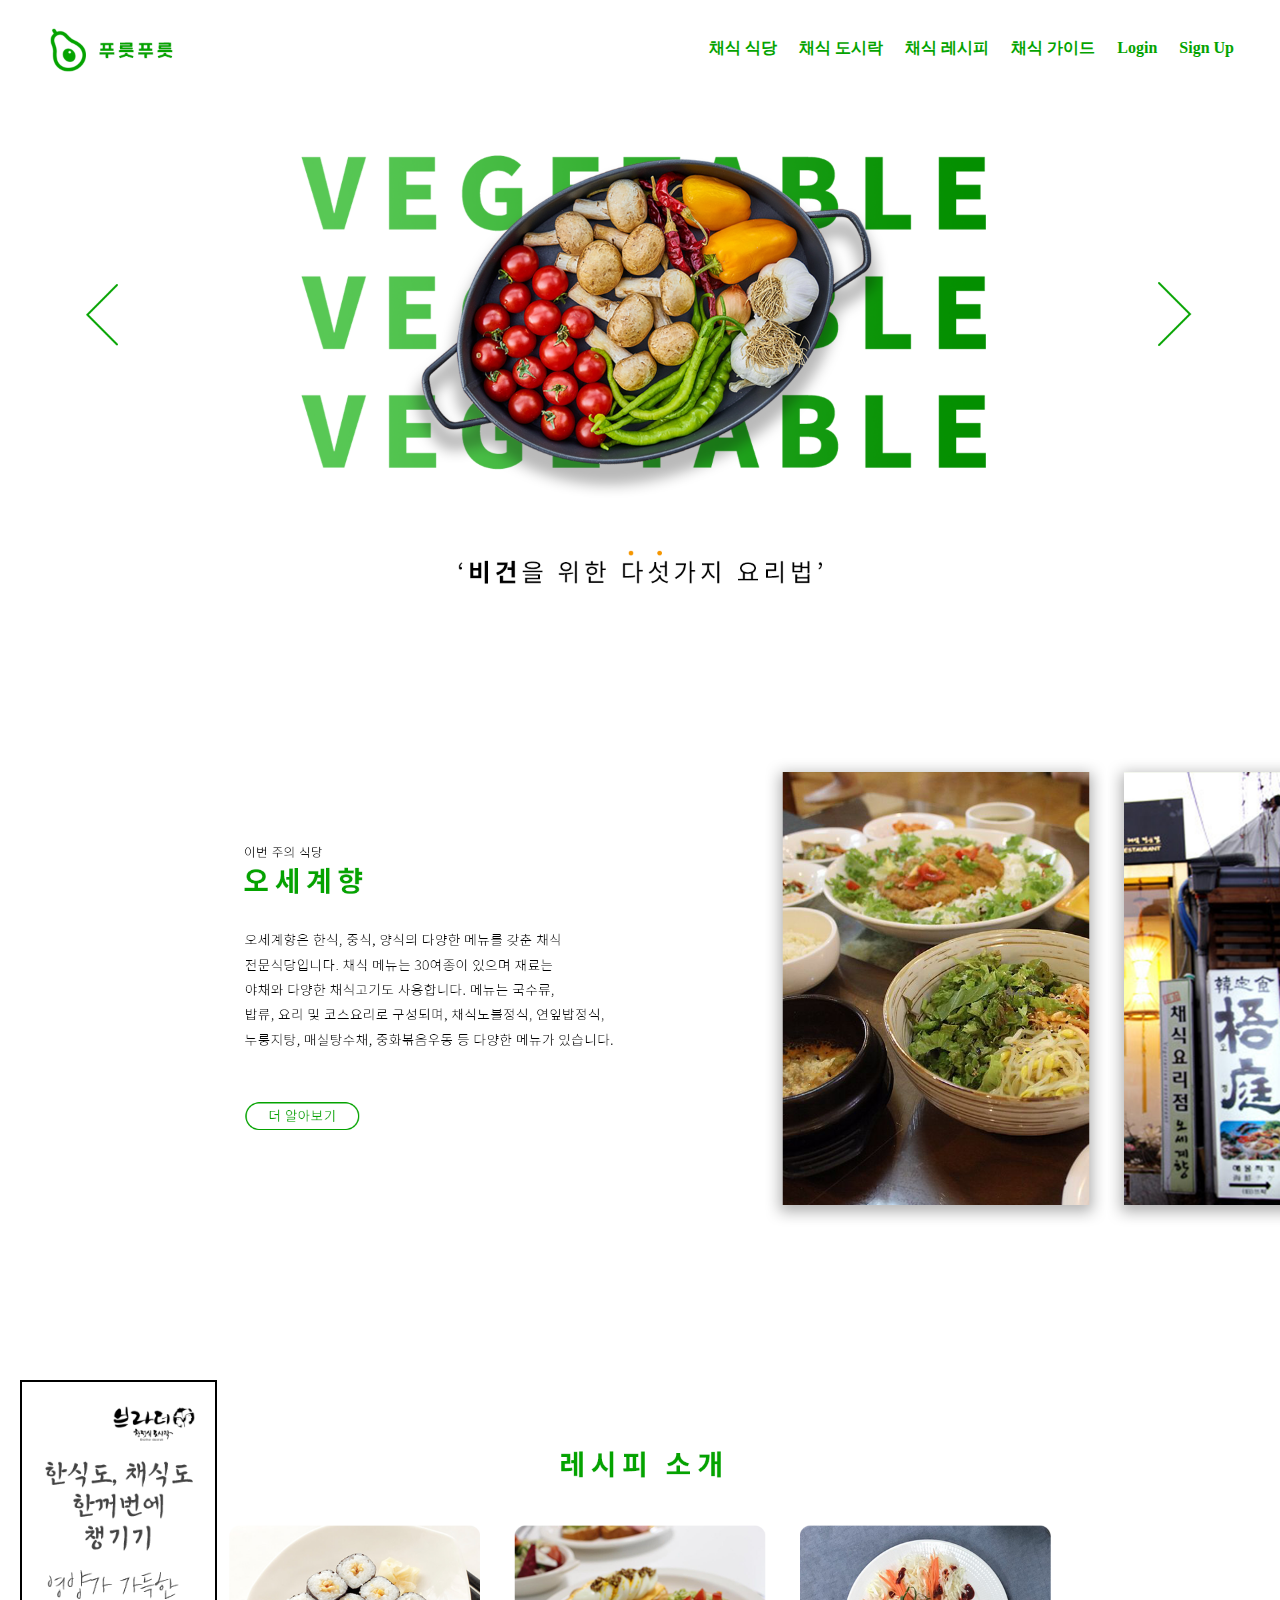
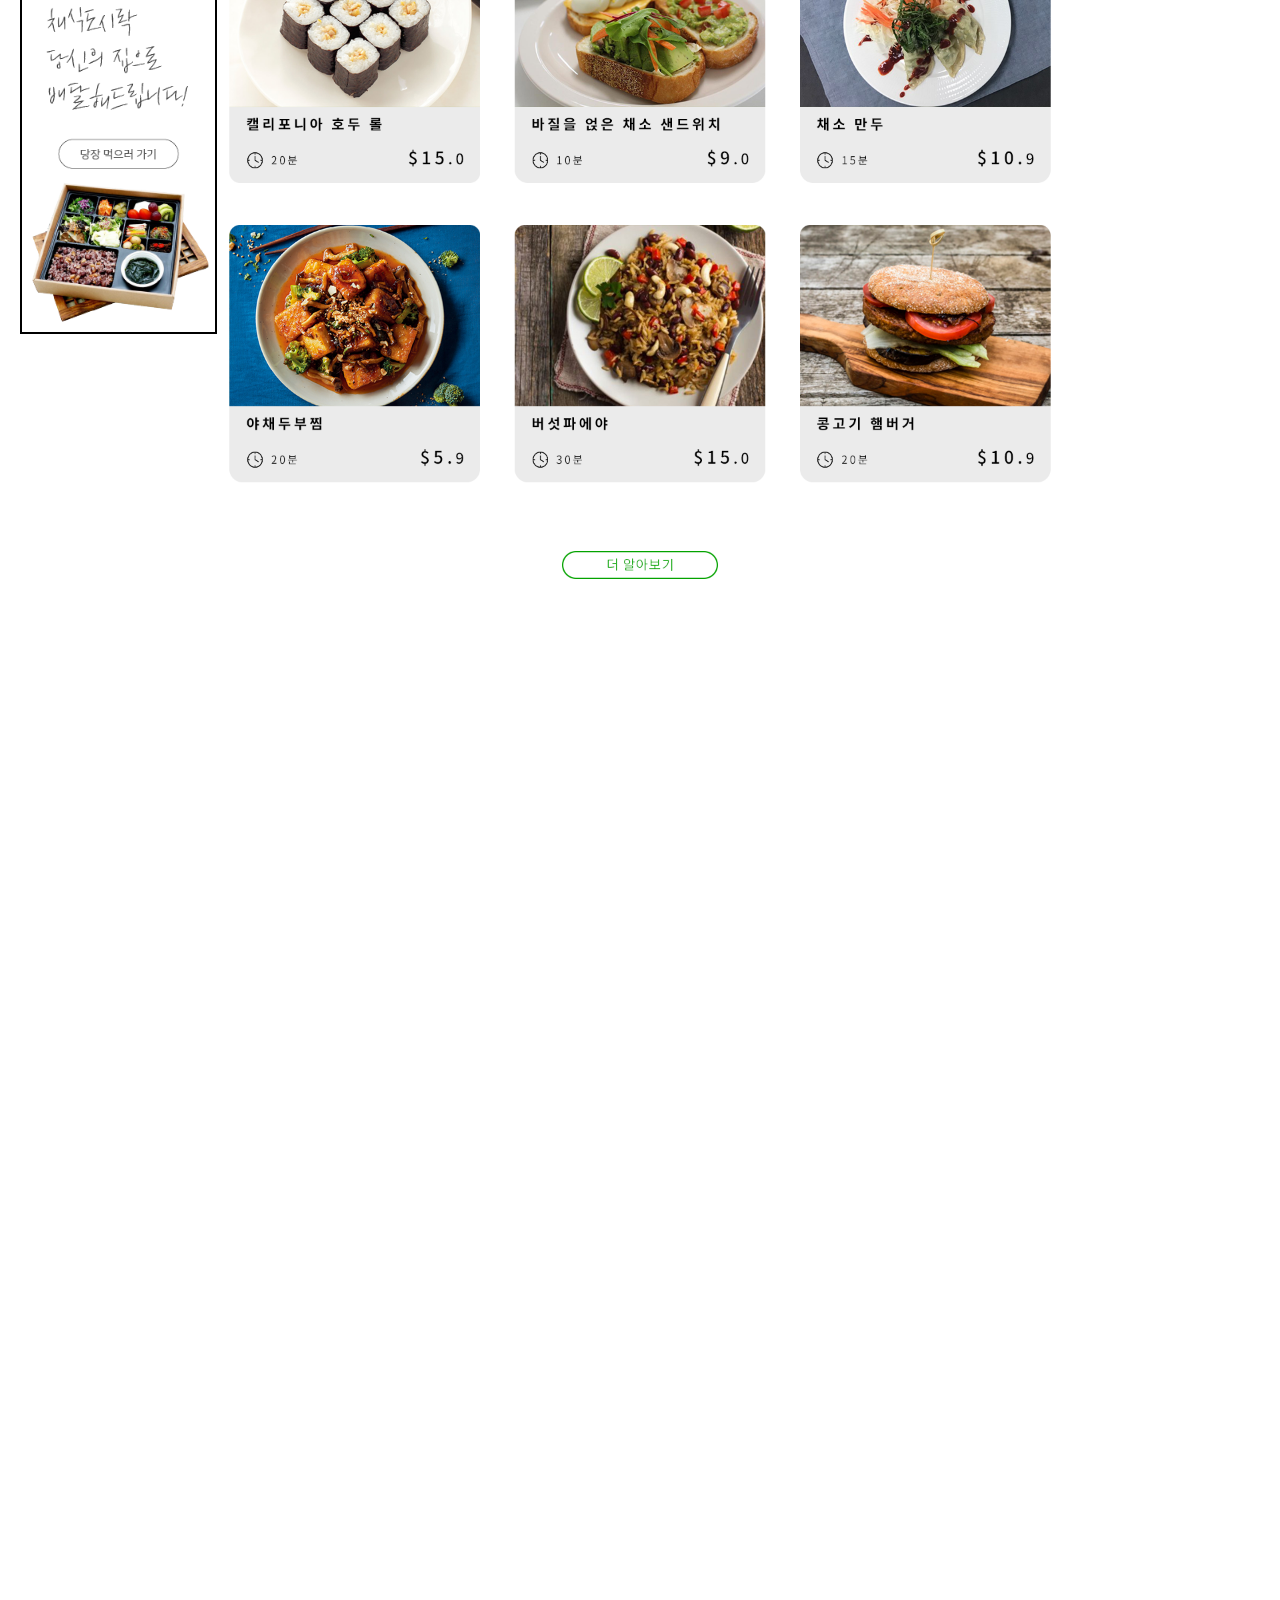
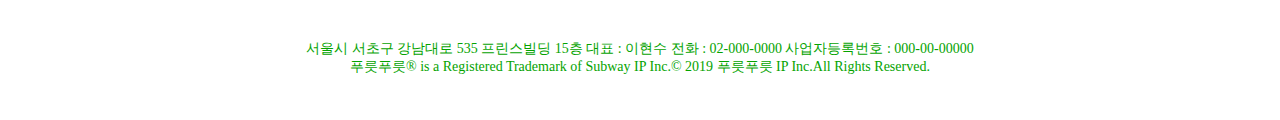
<file: index.html>
<html>
    <head>
        <meta charset="utf-8">
        <meta name="author" content="Wizard of Oz">
        <meta name="description" content="채식주의자를 위한 웹 사이트">
        <meta name="keywords" content="채식, 식당, 도시락, 비건, 레시피">
        <meta name="generator" content="vscode">
        <link rel="stylesheet" href="index.css">
        <link rel="stylesheet" href="reset.css">
        <title>푸릇푸릇 - 메인화면</title>
    </head>
    <body>
        <div id="wrap">
            <div class="container">
                <ul>
                    <li><a href="find-store.html">채식 식당</a></li>
                    <li><a href="apply-lunchbox.html">채식 도시락</a></li>
                    <li><a href="recipe.html">채식 레시피</a></li>
                    <li><a href="#">채식 가이드</a></li>
                    <li><a href="#">Login</a></li>
                    <li><a href="#">Sign Up</a></li>
                </ul>
                <a href="./index.html"><div id="gomain"></div></a>
            </div>
            <div id="content">
                <div id="ad"></div>
            </div>
            <div id="footer">
                <div class="container">
                    <p>서울시 서초구 강남대로 535 프린스빌딩 15층 대표 : 이현수 전화 : 02-000-0000 사업자등록번호 : 000-00-00000 <br>
                        푸릇푸릇® is a Registered Trademark of Subway IP Inc.© 2019 푸릇푸릇 IP Inc.All Rights Reserved.
                    </p>
                </div>
            </div>
        </div>
    </body>
</html>
</file>
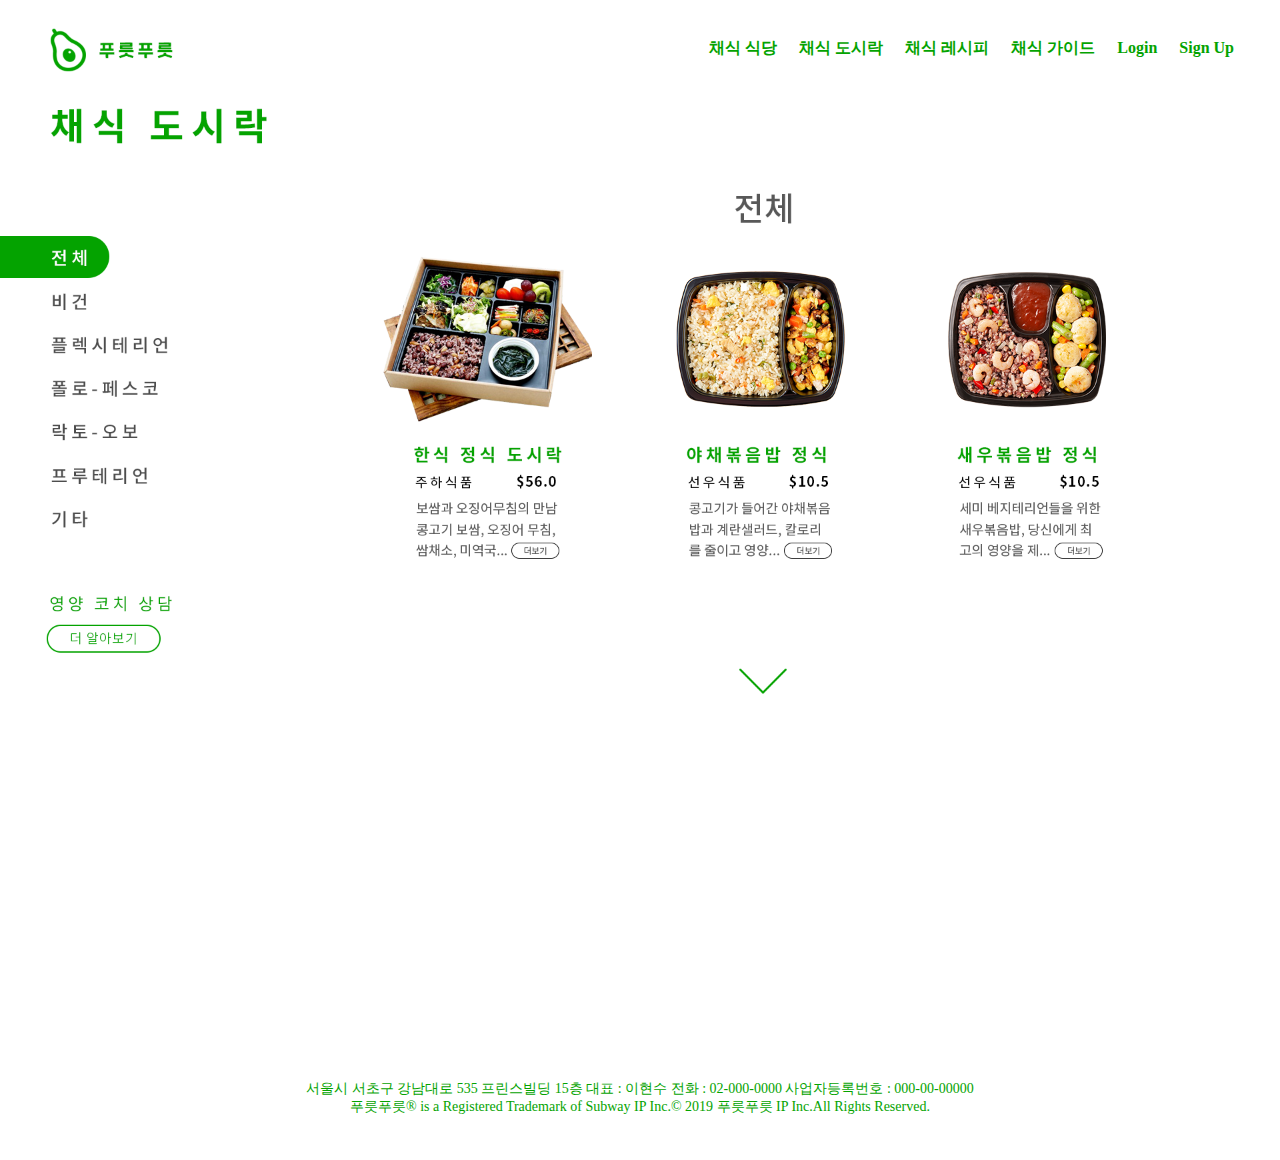
<file: apply-lunchbox.html>
<html>
    <head>
        <meta charset="utf-8">
        <meta name="author" content="Wizard of Oz">
        <meta name="description" content="채식주의자를 위한 웹 사이트">
        <meta name="keywords" content="채식, 식당, 도시락, 비건, 레시피">
        <meta name="generator" content="vscode">
        <link rel="stylesheet" href="apply-lunchbox.css">
        <link rel="stylesheet" href="reset.css">
        <title>푸릇푸릇 - 채식 도시락 신청</title>
    </head>
    <body>
        <div id="wrap">
            <div class="container">
                <ul>
                    <li><a href="find-store.html">채식 식당</a></li>
                    <li><a href="apply-lunchbox.html">채식 도시락</a></li>
                    <li><a href="recipe.html">채식 레시피</a></li>
                    <li><a href="#">채식 가이드</a></li>
                    <li><a href="#">Login</a></li>
                    <li><a href="#">Sign Up</a></li>
                </ul>
                <a href="./index.html"><div id="gomain"></div></a>
            </div>
            <div id="content">
                <div id="ad"></div>
            </div>
            <div id="footer">
                <div class="container">
                    <p>서울시 서초구 강남대로 535 프린스빌딩 15층 대표 : 이현수 전화 : 02-000-0000 사업자등록번호 : 000-00-00000 <br>
                        푸릇푸릇® is a Registered Trademark of Subway IP Inc.© 2019 푸릇푸릇 IP Inc.All Rights Reserved.
                    </p>
                </div>
            </div>
        </div>
    </body>
</html>
</file>
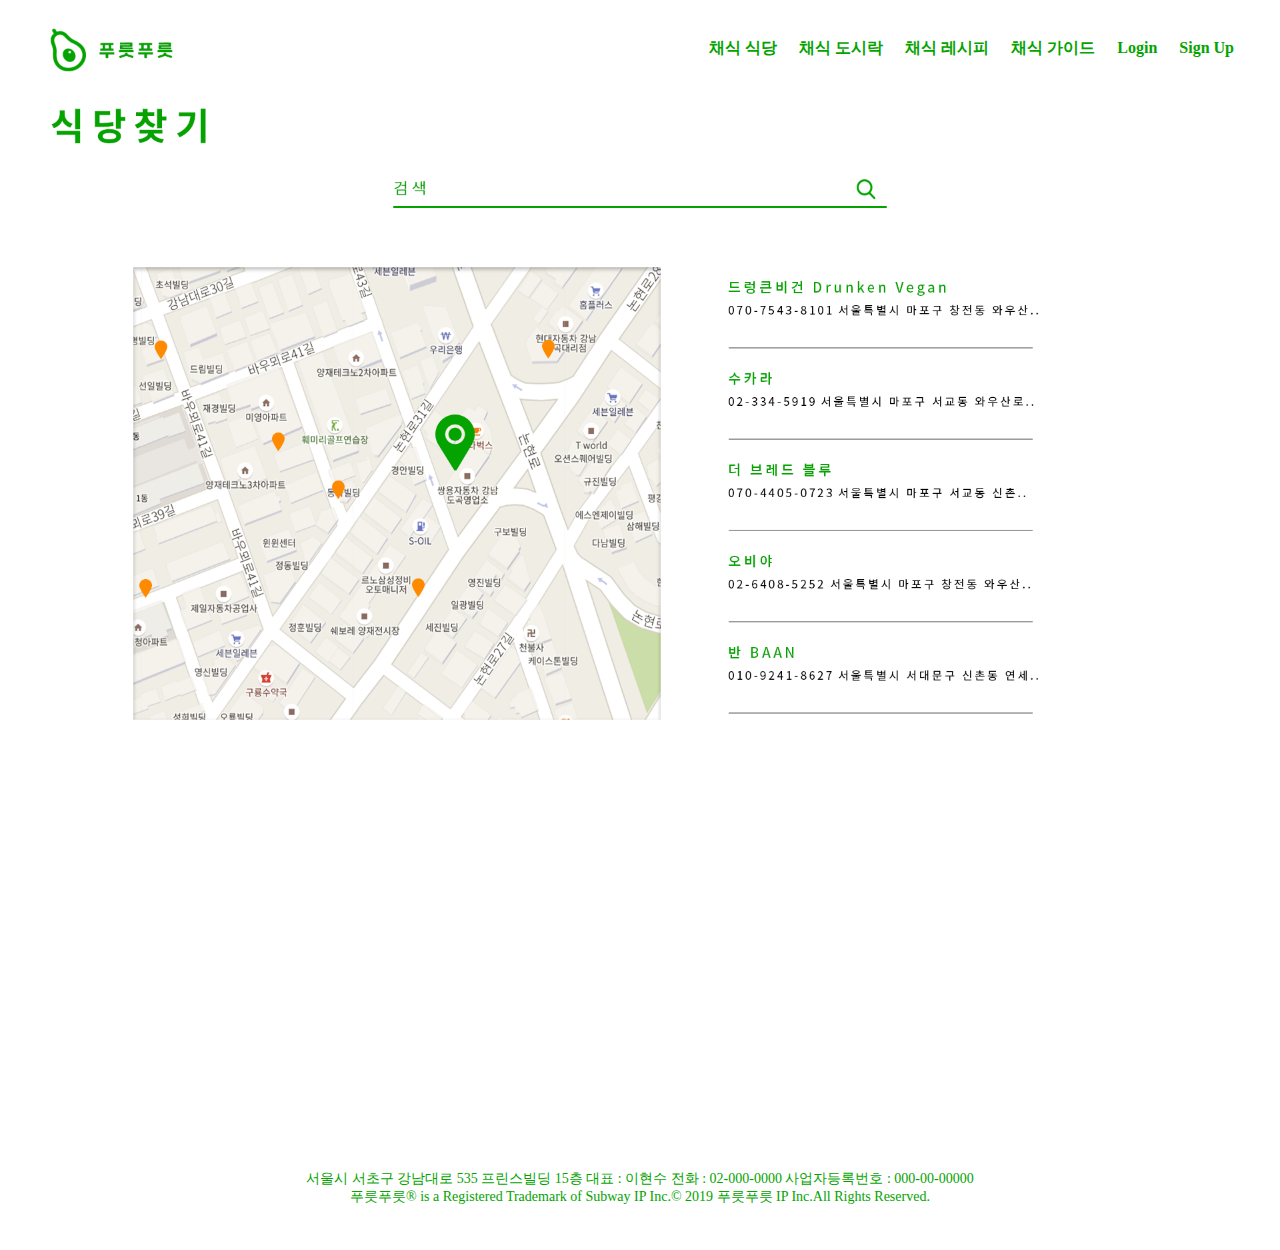
<file: find-store.html>
<html>
    <head>
        <meta charset="utf-8">
        <meta name="author" content="Wizard of Oz">
        <meta name="description" content="채식주의자를 위한 웹 사이트">
        <meta name="keywords" content="채식, 식당, 도시락, 비건, 레시피">
        <meta name="generator" content="vscode">
        <link rel="stylesheet" href="find-store.css">
        <link rel="stylesheet" href="reset.css">
        <title>푸릇푸릇 - 채식 식당 찾기</title>
    </head>
    <body>
        <div id="wrap">
            <div class="container">
                <ul>
                    <li><a href="find-store.html">채식 식당</a></li>
                    <li><a href="apply-lunchbox.html">채식 도시락</a></li>
                    <li><a href="recipe.html">채식 레시피</a></li>
                    <li><a href="#">채식 가이드</a></li>
                    <li><a href="#">Login</a></li>
                    <li><a href="#">Sign Up</a></li>
                </ul>
                <a href="./index.html"><div id="gomain"></div></a>
            </div>
            <div id="content">
                
            </div>
            <div id="footer">
                <div class="container">
                    <p>서울시 서초구 강남대로 535 프린스빌딩 15층 대표 : 이현수 전화 : 02-000-0000 사업자등록번호 : 000-00-00000 <br>
                        푸릇푸릇® is a Registered Trademark of Subway IP Inc.© 2019 푸릇푸릇 IP Inc.All Rights Reserved.
                    </p>
                </div>
            </div>
        </div>
    </body>
</html>
</file>
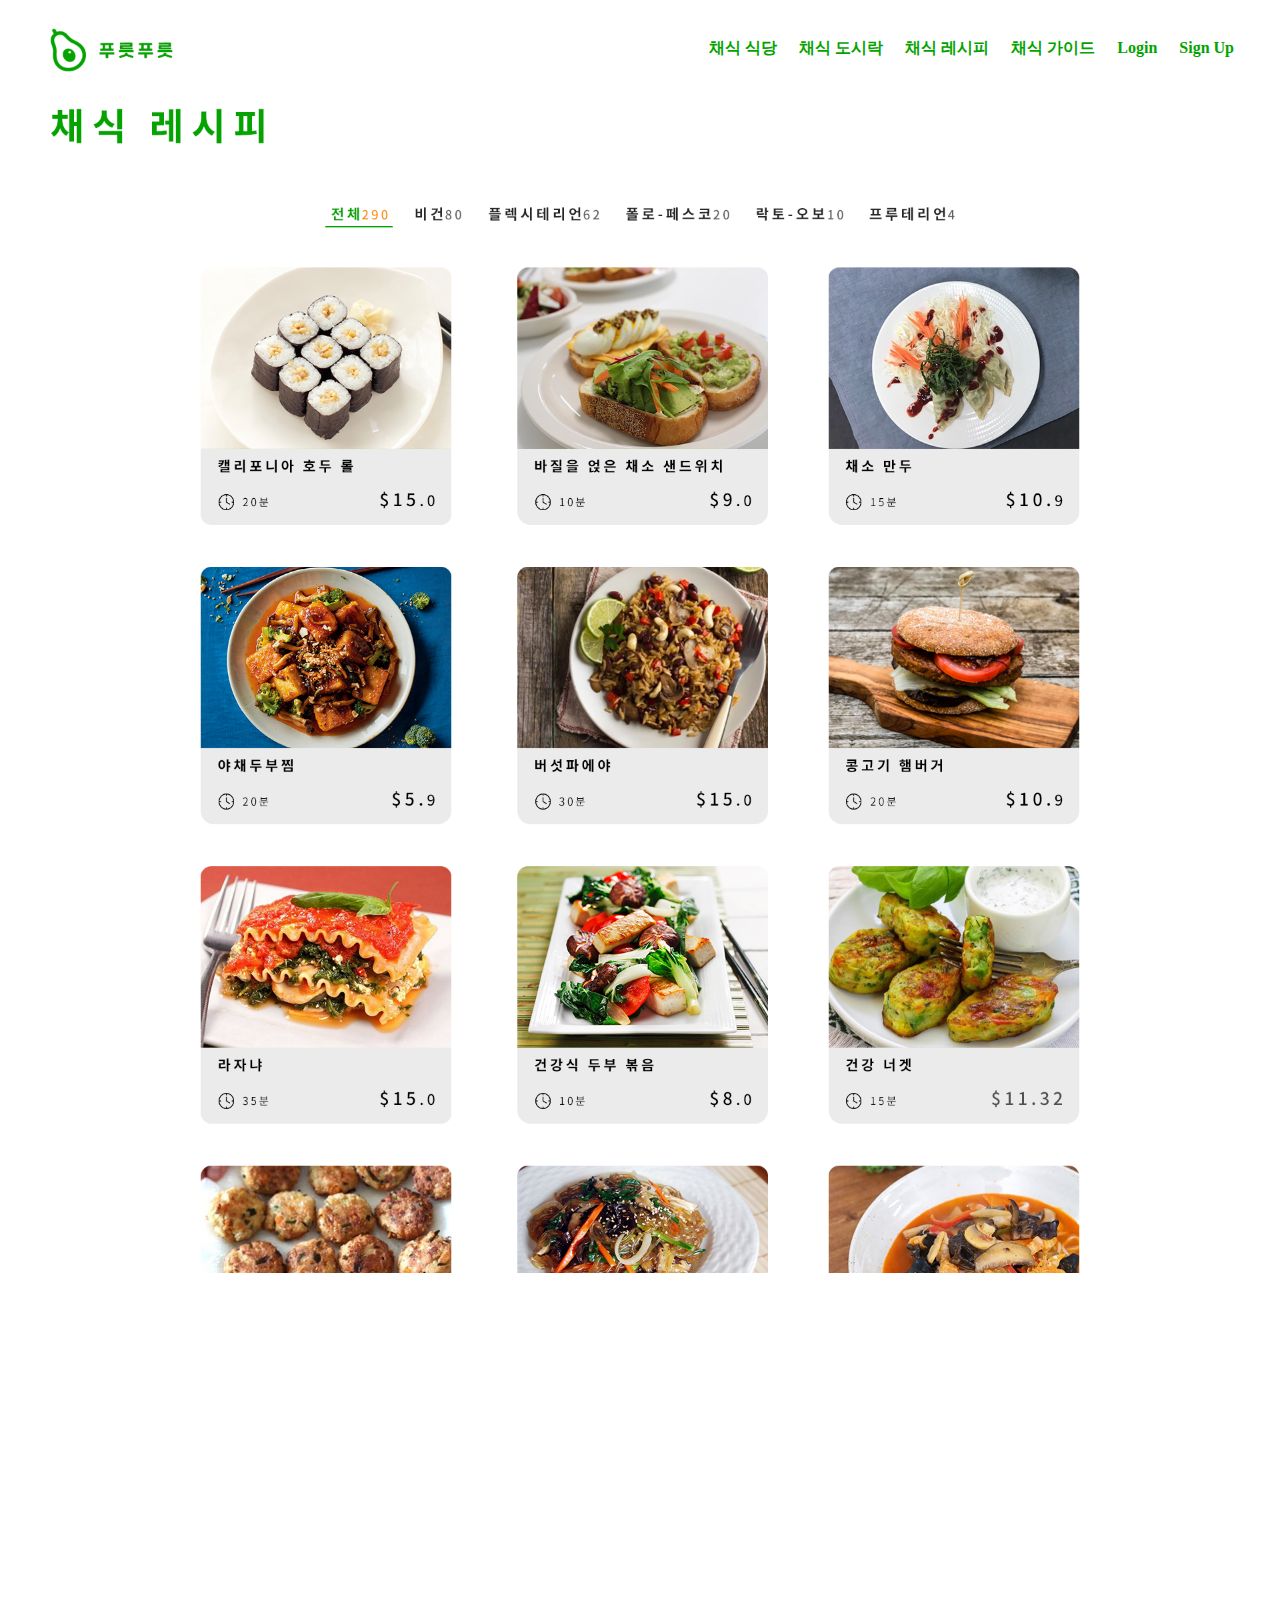
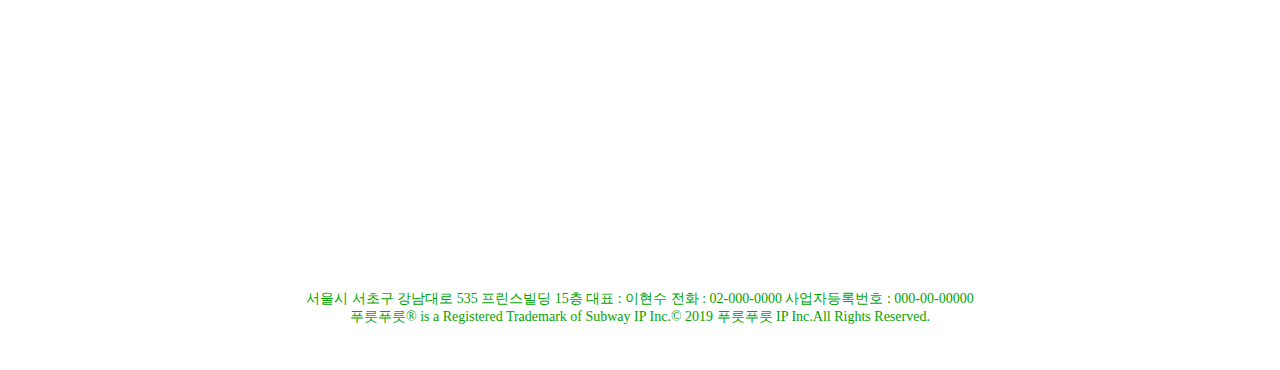
<file: recipe.html>
<html>
    <head>
        <meta charset="utf-8">
        <meta name="author" content="Wizard of Oz">
        <meta name="description" content="채식주의자를 위한 웹 사이트">
        <meta name="keywords" content="채식, 식당, 도시락, 비건, 레시피">
        <meta name="generator" content="vscode">
        <link rel="stylesheet" href="recipe.css">
        <link rel="stylesheet" href="reset.css">
        <title>푸릇푸릇 - 레시피</title>
    </head>
    <body>
        <div id="wrap">
            <div class="container">
                <ul>
                    <li><a href="find-store.html">채식 식당</a></li>
                    <li><a href="apply-lunchbox.html">채식 도시락</a></li>
                    <li><a href="recipe.html">채식 레시피</a></li>
                    <li><a href="#">채식 가이드</a></li>
                    <li><a href="#">Login</a></li>
                    <li><a href="#">Sign Up</a></li>
                </ul>
                <a href="./index.html"><div id="gomain"></div></a>
            </div>
            <div id="content">
                
            </div>
            <div id="footer">
                <div class="container">
                    <p>서울시 서초구 강남대로 535 프린스빌딩 15층 대표 : 이현수 전화 : 02-000-0000 사업자등록번호 : 000-00-00000 <br>
                        푸릇푸릇® is a Registered Trademark of Subway IP Inc.© 2019 푸릇푸릇 IP Inc.All Rights Reserved.
                    </p>
                </div>
            </div>
        </div>
    </body>
</html>
</file>
<file: index.css>
/* 레이아웃 */

#wrap{
    width: 100%;
}

#content{
    background-image: url(./메인\ ㄹㅇ진짜\ 최종.png);
    width : 100%;
    height : 350%;
    background-repeat: no-repeat;
    background-size:100%;
    z-index:-1;
    position: relative;
    top:-70px;
}

#footer{
    width: 100%;
    height: 100px;
}

.container{
    width:990px;
    margin:0 auto;
}

/* Header */
#wrap .container{
    text-align: center;
    font-size:40px;
}

#wrap ul{
    margin : 0;
    position: absolute;
    top:20px;
    right:40px;
    top:16px;
}

#wrap li{
    display:inline-block;
    padding:6px;
}

#footer .container p{
    font-size:14px;
    padding-top:20px;
    color:#04a300;
}

#gomain{
    position: relative;
    width: 70px;
    height: 70px;
    top:32px;
    left:-210px;
}

#ad{
    background-image: url(./배너광고.png);
    width : 193px;
    height : 550px;
    background-repeat: no-repeat;
    background-size:100%;
    z-index:2;
    position: relative;
    top:1380px;
    left:20px;
    border:2px solid black;
}
</file>
<file: apply-lunchbox.css>
/* 레이아웃 */

#wrap{
    width: 100%;
}

#content{
    background-image: url(./채식\ 도시락.png);
    width : 100%;
    height : 110%;
    background-repeat: no-repeat;
    background-size:100%;
    z-index:-1;
    position: relative;
    top:-70px;
}

#footer{
    width: 100%;
    height: 100px;
}

.container{
    width:990px;
    margin:0 auto;
}

/* Header */
#wrap .container{
    text-align: center;
    font-size:40px;
}

#wrap ul{
    margin : 0;
    position: absolute;
    top:20px;
    right:40px;
    top:16px;
}

#wrap li{
    display:inline-block;
    padding:6px;
}

#footer .container p{
    font-size:14px;
    padding-top:20px;
    color:#04a300;
}

#gomain{
    position: relative;
    width: 70px;
    height: 70px;
    top:32px;
    left:-210px;
}
</file>
<file: find-store.css>
/* 레이아웃 */

#wrap{
    width: 100%;
}

#content{
    background-image: url(./식당찾기\ ㄹㅇ최종.png);
    width : 100%;
    height : 120%;
    background-repeat: no-repeat;
    background-size:100%;
    z-index:-1;
    position: relative;
    top:-70px;
}

#footer{
    width: 100%;
    height: 100px;
}

.container{
    width:990px;
    margin:0 auto;
}

/* Header */
#wrap .container{
    text-align: center;
    font-size:40px;
}

#wrap ul{
    margin : 0;
    position: absolute;
    top:20px;
    right:40px;
    top:16px;
}

#wrap li{
    display:inline-block;
    padding:6px;
}

#footer .container p{
    font-size:14px;
    padding-top:20px;
    color:#04a300;
}

#gomain{
    position: relative;
    width: 70px;
    height: 70px;
    top:32px;
    left:-210px;
}

#ad{
    
}
</file>
<file: recipe.css>
/* 레이아웃 */

#wrap{
    width: 100%;
}

#content{
    background-image: url(./채식\ 도시락-1.png);
    width : 100%;
    height : 200%;
    background-repeat: no-repeat;
    background-size:100%;
    z-index:-1;
    position: relative;
    top:-70px;
}

#footer{
    width: 100%;
    height: 100px;
}

.container{
    width:990px;
    margin:0 auto;
}

/* Header */
#wrap .container{
    text-align: center;
    font-size:40px;
}

#wrap ul{
    margin : 0;
    position: absolute;
    top:20px;
    right:40px;
    top:16px;
}

#wrap li{
    display:inline-block;
    padding:6px;
}

#footer .container p{
    font-size:14px;
    padding-top:20px;
    color:#04a300;
}

#gomain{
    position: relative;
    width: 70px;
    height: 70px;
    top:32px;
    left:-210px;
}
</file>
